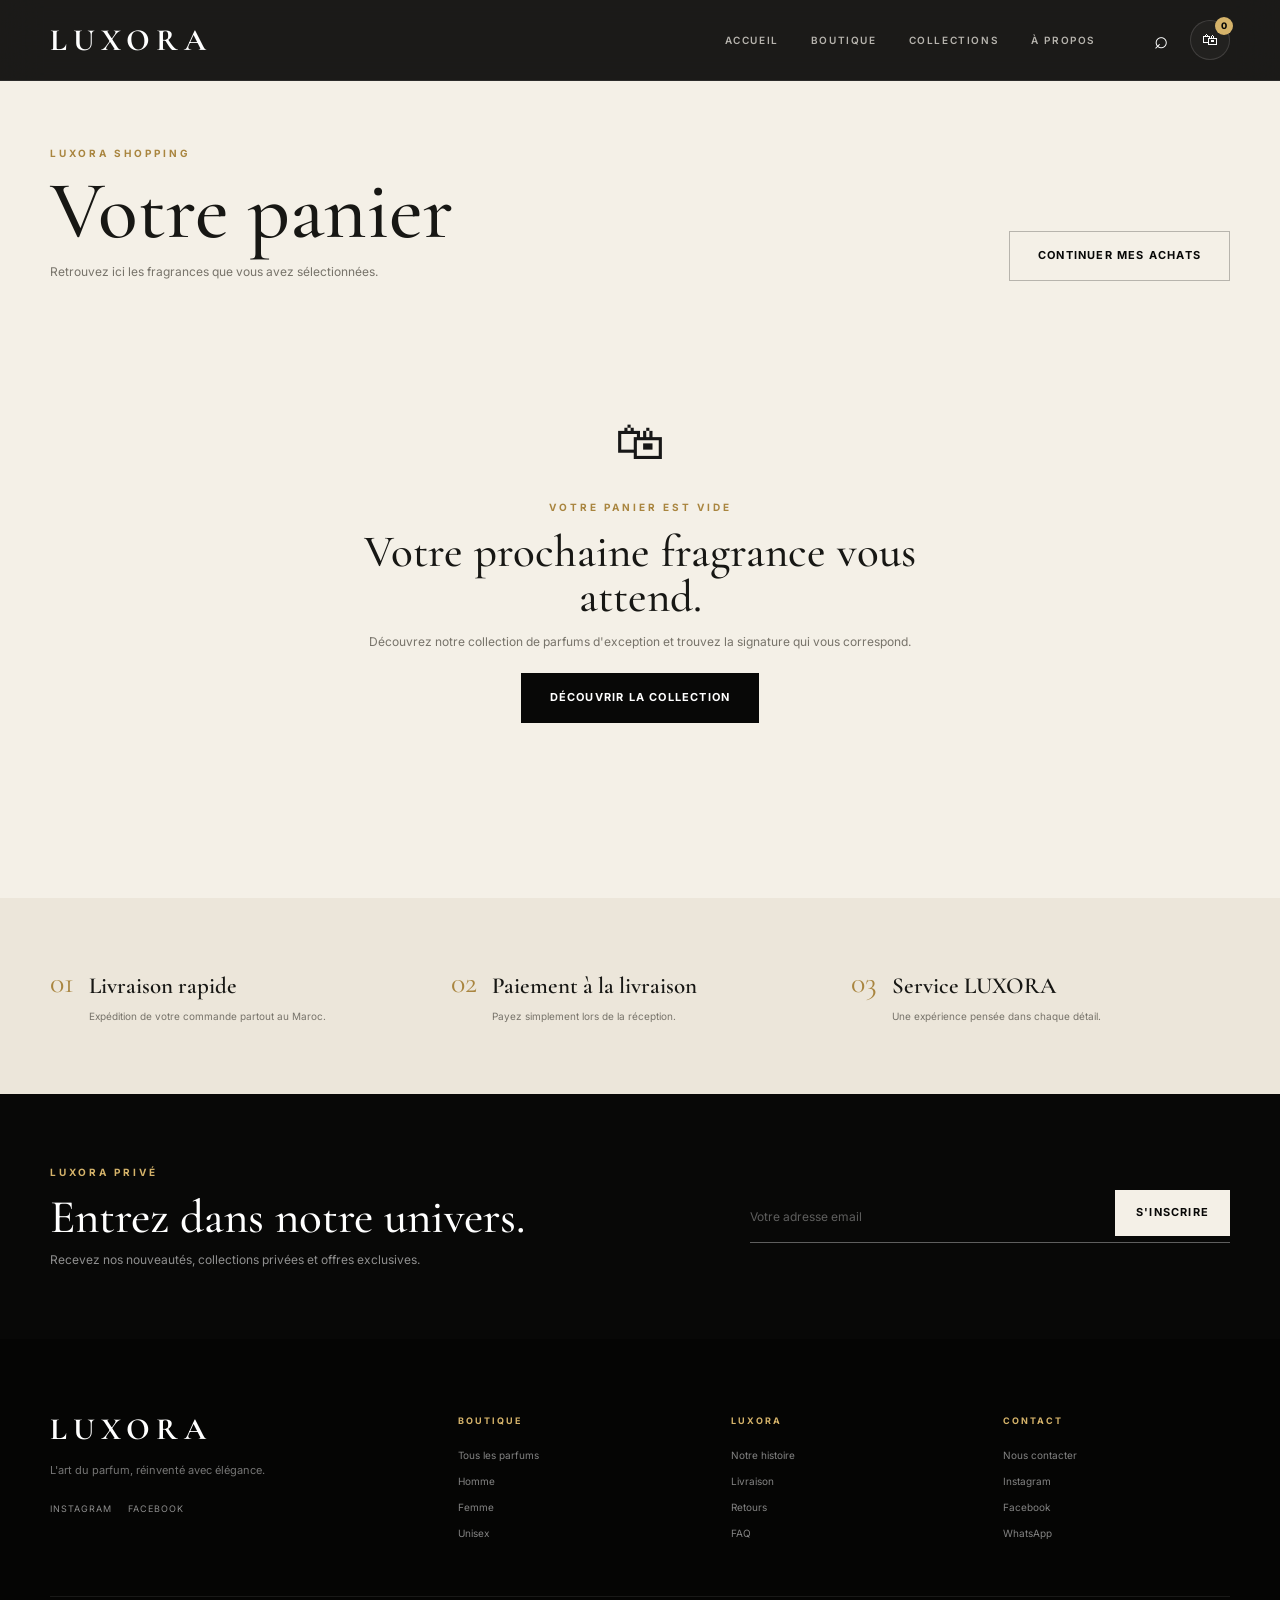
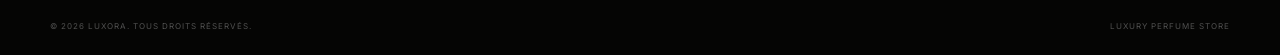
<file: cart.html>
<!DOCTYPE html>
<html lang="fr">
<head>
<meta charset="UTF-8">
<meta name="viewport" content="width=device-width,initial-scale=1.0">
<meta name="description" content="LUXORA - Votre panier de parfums d'exception.">
<title>LUXORA | Panier</title>
<link rel="preconnect" href="https://fonts.googleapis.com">
<link rel="preconnect" href="https://fonts.gstatic.com" crossorigin>
<link href="https://fonts.googleapis.com/css2?family=Cormorant+Garamond:wght@400;500;600;700&family=Inter:wght@300;400;500;600;700;800&display=swap" rel="stylesheet">
<link rel="stylesheet" href="style.css">
</head>
<body>

<header class="header">
<div class="container nav-container">

<a href="index.html" class="logo">LUXORA</a>

<nav class="nav">
<a href="index.html">Accueil</a>
<a href="shop.html">Boutique</a>
<a href="index.html#collections">Collections</a>
<a href="index.html#about">À propos</a>
</nav>

<div class="nav-actions">

<button type="button" class="nav-icon search-btn" id="searchBtn" aria-label="Rechercher">⌕</button>

<a href="cart.html" class="cart-btn active" aria-label="Panier">
🛍<span id="cartCount">0</span>
</a>

<button type="button" class="menu-btn" id="menuBtn" aria-label="Ouvrir le menu">☰</button>

</div>

</div>
</header>

<div class="search-overlay" id="searchOverlay" aria-hidden="true">

<div class="search-container">

<button type="button" class="close-search" id="closeSearch" aria-label="Fermer">×</button>

<p>RECHERCHER UN PARFUM</p>

<input
type="text"
id="searchInput"
placeholder="Ex: Oud Royal..."
autocomplete="off"
>

<div class="search-results" id="searchResults"></div>

</div>

</div>

<div class="mobile-menu" id="mobileMenu">

<button type="button" class="mobile-close" id="mobileClose" aria-label="Fermer">×</button>

<a href="index.html">Accueil</a>
<a href="shop.html">Boutique</a>
<a href="index.html#collections">Collections</a>
<a href="index.html#about">À propos</a>
<a href="cart.html">Panier</a>

</div>

<main>

<section class="cart-page section">

<div class="container">

<div class="cart-header">

<div>

<p class="section-label">LUXORA SHOPPING</p>

<h1>Votre panier</h1>

<p>
Retrouvez ici les fragrances que vous avez sélectionnées.
</p>

</div>

<a href="shop.html" class="btn btn-outline">
Continuer mes achats
</a>

</div>

<div class="cart-layout" id="cartLayout">

<div class="cart-items-wrapper">

<div class="cart-items-header">

<span>PRODUIT</span>
<span>QUANTITÉ</span>
<span>TOTAL</span>

</div>

<div class="cart-items" id="cartItems"></div>

</div>

<aside class="cart-summary">

<div class="cart-summary-header">

<p class="section-label">RÉCAPITULATIF</p>

<h2>Votre commande</h2>

</div>

<div class="summary-row">

<span>Sous-total</span>

<strong id="cartSubtotal">0 DH</strong>

</div>

<div class="summary-row">

<span>Livraison</span>

<strong id="cartShipping">30 DH</strong>

</div>

<div class="summary-line"></div>

<div class="summary-total">

<span>Total</span>

<strong id="cartTotal">0 DH</strong>

</div>

<p class="cart-shipping-note">
Livraison standard partout au Maroc.
</p>

<a href="checkout.html" class="btn btn-dark cart-checkout-btn" id="checkoutBtn">
Passer la commande
</a>

<div class="cart-payment">

<span>✓</span>

<div>
<strong>Paiement à la livraison</strong>
<small>Simple, rapide et sécurisé</small>
</div>

</div>

</aside>

</div>

<div class="empty-cart" id="emptyCart">

<div class="empty-cart-icon">🛍</div>

<p class="section-label">VOTRE PANIER EST VIDE</p>

<h2>Votre prochaine fragrance vous attend.</h2>

<p>
Découvrez notre collection de parfums d'exception et trouvez
la signature qui vous correspond.
</p>

<a href="shop.html" class="btn btn-dark">
Découvrir la collection
</a>

</div>

</div>

</section>

<section class="section cart-benefits">

<div class="container">

<div class="cart-benefits-grid">

<div class="cart-benefit">
<span>01</span>
<div>
<h3>Livraison rapide</h3>
<p>Expédition de votre commande partout au Maroc.</p>
</div>
</div>

<div class="cart-benefit">
<span>02</span>
<div>
<h3>Paiement à la livraison</h3>
<p>Payez simplement lors de la réception.</p>
</div>
</div>

<div class="cart-benefit">
<span>03</span>
<div>
<h3>Service LUXORA</h3>
<p>Une expérience pensée dans chaque détail.</p>
</div>
</div>

</div>

</div>

</section>

<section class="newsletter">

<div class="container newsletter-inner">

<div>

<p class="section-label">LUXORA PRIVÉ</p>

<h2>Entrez dans notre univers.</h2>

<p>
Recevez nos nouveautés, collections privées et offres exclusives.
</p>

</div>

<form class="newsletter-form" id="newsletterForm">

<input
type="email"
id="newsletterEmail"
placeholder="Votre adresse email"
required
>

<button type="submit" class="btn btn-light">
S'inscrire
</button>

</form>

</div>

</section>

</main>

<footer class="footer">

<div class="container footer-grid">

<div class="footer-brand">

<a href="index.html" class="logo">LUXORA</a>

<p>L'art du parfum, réinventé avec élégance.</p>

<div class="social-links">

<a href="#" aria-label="Instagram">Instagram</a>

<a href="#" aria-label="Facebook">Facebook</a>

</div>

</div>

<div class="footer-column">

<h4>Boutique</h4>

<a href="shop.html">Tous les parfums</a>
<a href="shop.html?category=homme">Homme</a>
<a href="shop.html?category=femme">Femme</a>
<a href="shop.html?category=unisex">Unisex</a>

</div>

<div class="footer-column">

<h4>LUXORA</h4>

<a href="index.html#about">Notre histoire</a>
<a href="#">Livraison</a>
<a href="#">Retours</a>
<a href="#">FAQ</a>

</div>

<div class="footer-column">

<h4>Contact</h4>

<a href="#">Nous contacter</a>
<a href="#">Instagram</a>
<a href="#">Facebook</a>
<a href="#">WhatsApp</a>

</div>

</div>

<div class="container footer-bottom">

<p>© 2026 LUXORA. Tous droits réservés.</p>

<p>Luxury Perfume Store</p>

</div>

</footer>

<script src="products.js"></script>
<script src="script.js"></script>

<script>

const cartItems=document.getElementById("cartItems");
const cartLayout=document.getElementById("cartLayout");
const emptyCart=document.getElementById("emptyCart");
const cartSubtotal=document.getElementById("cartSubtotal");
const cartShipping=document.getElementById("cartShipping");
const cartTotal=document.getElementById("cartTotal");
const checkoutBtn=document.getElementById("checkoutBtn");

const SHIPPING_COST=30;

function getCurrentCart(){

try{

const stored=localStorage.getItem("luxoraCart");

if(!stored)return [];

const parsed=JSON.parse(stored);

return Array.isArray(parsed)?parsed:[];

}catch(error){

return [];

}

}

function saveCurrentCart(cart){

localStorage.setItem("luxoraCart",JSON.stringify(cart));

if(typeof updateCartCount==="function"){
updateCartCount();
}

}

function formatPrice(price){

return `${Number(price).toLocaleString("fr-FR")} DH`;

}

function renderCart(){

const cart=getCurrentCart();

if(typeof products==="undefined")return;

if(!cart.length){

cartLayout.style.display="none";
emptyCart.classList.add("show");

cartSubtotal.textContent="0 DH";
cartShipping.textContent="0 DH";
cartTotal.textContent="0 DH";

return;

}

const validCart=cart.filter(item=>{

return products.some(product=>product.id===Number(item.id));

});

if(validCart.length!==cart.length){

saveCurrentCart(validCart);

}

if(!validCart.length){

cartLayout.style.display="none";
emptyCart.classList.add("show");

return;

}

cartLayout.style.display="grid";
emptyCart.classList.remove("show");

let subtotal=0;

cartItems.innerHTML=validCart.map(item=>{

const product=products.find(
product=>product.id===Number(item.id)
);

const quantity=Math.max(
1,
Math.min(10,Number(item.quantity)||1)
);

const itemTotal=product.price*quantity;

subtotal+=itemTotal;

return `

<article class="cart-item" data-id="${product.id}">

<div class="cart-product">

<a
href="product.html?id=${product.id}"
class="cart-product-image"
>

<img
src="${product.image}"
alt="${product.name}"
loading="lazy"
>

</a>

<div class="cart-product-info">

<p>${product.category}</p>

<h3>
<a href="product.html?id=${product.id}">
${product.name}
</a>
</h3>

<span>${product.volume||"100ml"}</span>

<p class="cart-product-notes">
${product.notes||""}
</p>

<button
type="button"
class="remove-cart-item"
data-remove="${product.id}"
>
Supprimer
</button>

</div>

</div>

<div class="cart-quantity">

<button
type="button"
class="quantity-btn"
data-minus="${product.id}"
aria-label="Diminuer"
>
−
</button>

<span>${quantity}</span>

<button
type="button"
class="quantity-btn"
data-plus="${product.id}"
aria-label="Augmenter"
>
+
</button>

</div>

<div class="cart-item-total">

<strong>${formatPrice(itemTotal)}</strong>

<small>${formatPrice(product.price)} / unité</small>

</div>

</article>

`;

}).join("");

const shipping=subtotal>0?SHIPPING_COST:0;
const total=subtotal+shipping;

cartSubtotal.textContent=formatPrice(subtotal);
cartShipping.textContent=formatPrice(shipping);
cartTotal.textContent=formatPrice(total);

bindCartEvents();

}

function bindCartEvents(){

cartItems.querySelectorAll("[data-minus]").forEach(button=>{

button.addEventListener("click",()=>{

changeQuantity(
Number(button.dataset.minus),
-1
);

});

});

cartItems.querySelectorAll("[data-plus]").forEach(button=>{

button.addEventListener("click",()=>{

changeQuantity(
Number(button.dataset.plus),
1
);

});

});

cartItems.querySelectorAll("[data-remove]").forEach(button=>{

button.addEventListener("click",()=>{

removeProduct(
Number(button.dataset.remove)
);

});

});

}

function changeQuantity(id,direction){

const cart=getCurrentCart();

const item=cart.find(
item=>Number(item.id)===id
);

if(!item)return;

const currentQuantity=Number(item.quantity)||1;

const newQuantity=currentQuantity+direction;

if(newQuantity<1){

removeProduct(id);

return;

}

item.quantity=Math.min(10,newQuantity);

saveCurrentCart(cart);

renderCart();

}

function removeProduct(id){

const cart=getCurrentCart();

const product=products.find(
product=>product.id===id
);

const filtered=cart.filter(
item=>Number(item.id)!==id
);

saveCurrentCart(filtered);

renderCart();

if(product&&typeof showToast==="function"){

showToast(`${product.name} supprimé du panier`);

}

}

checkoutBtn.addEventListener("click",event=>{

const cart=getCurrentCart();

if(!cart.length){

event.preventDefault();

if(typeof showToast==="function"){
showToast("Votre panier est vide");
}

return;

}

});

renderCart();

</script>

</body>
</html>
</file>
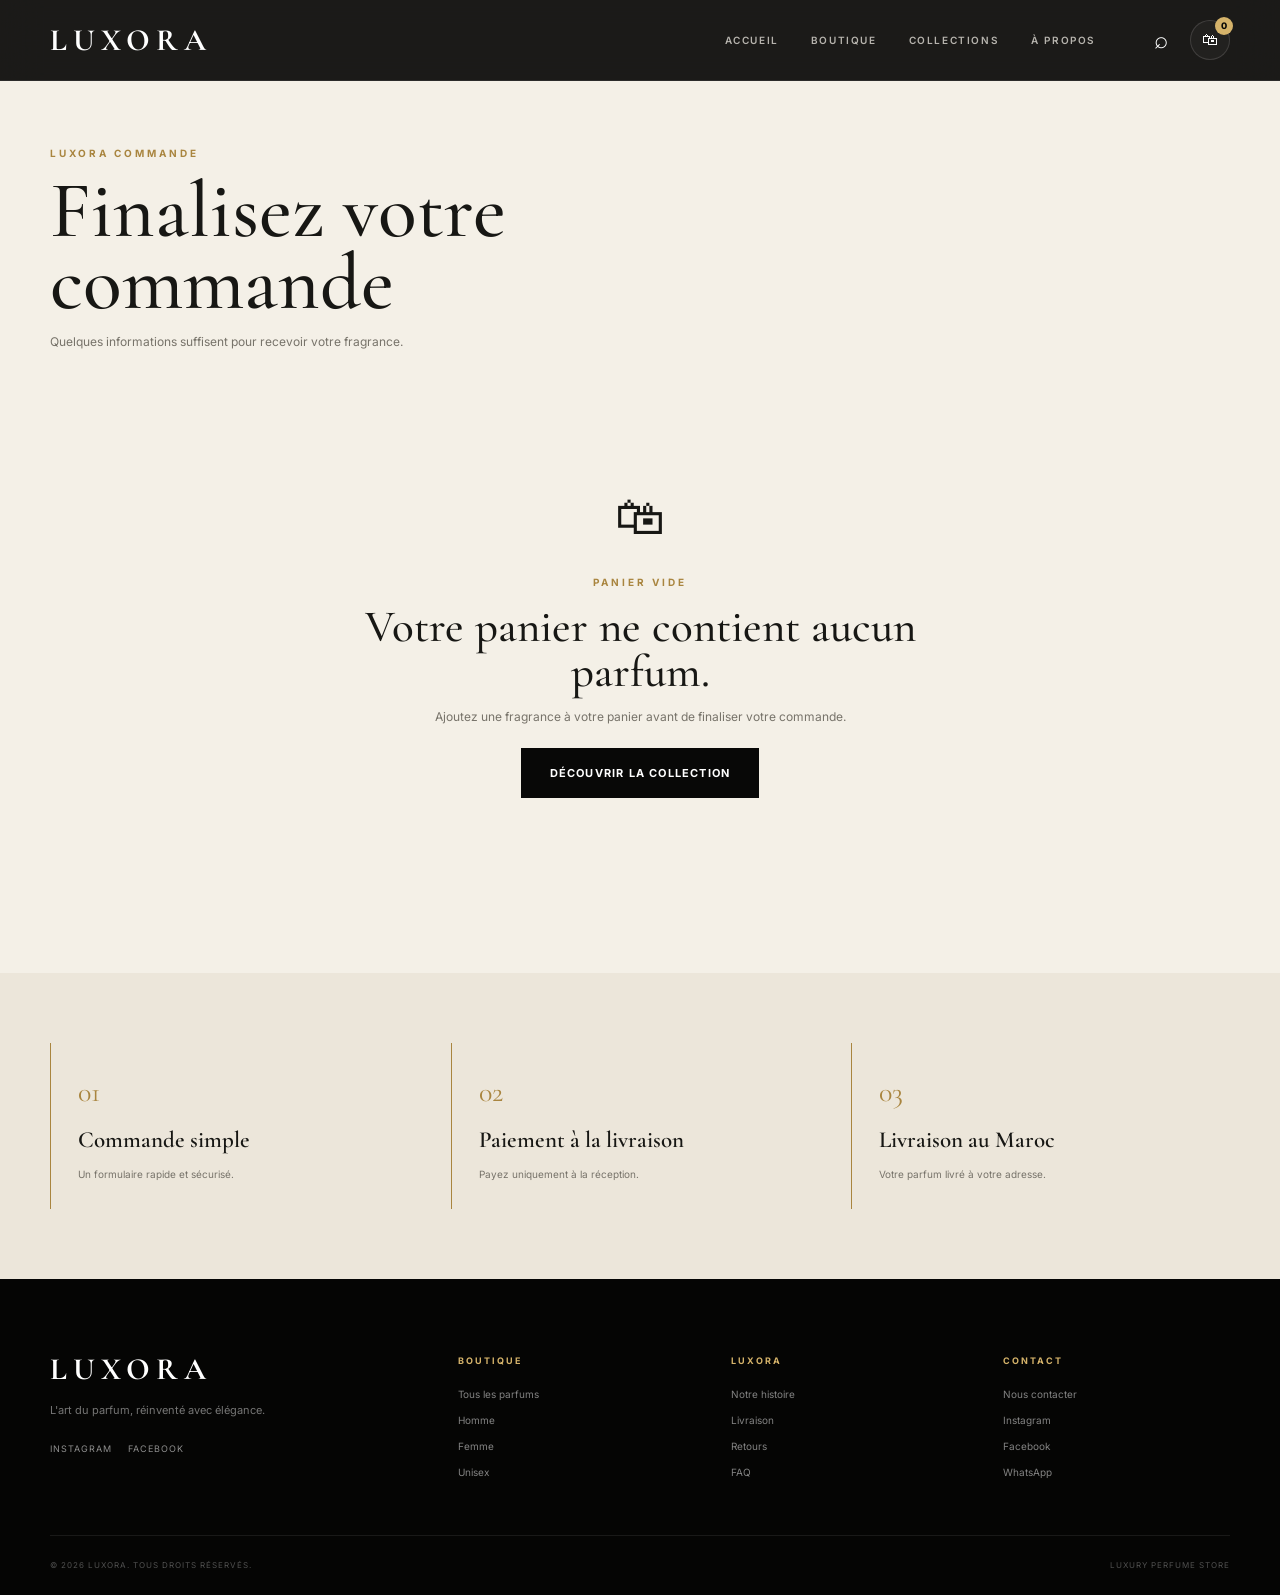
<file: checkout.html>
<!DOCTYPE html>
<html lang="fr">
<head>
<meta charset="UTF-8">
<meta name="viewport" content="width=device-width,initial-scale=1.0">
<meta name="description" content="LUXORA - Finalisez votre commande de parfums d'exception.">
<title>LUXORA | Commande</title>
<link rel="preconnect" href="https://fonts.googleapis.com">
<link rel="preconnect" href="https://fonts.gstatic.com" crossorigin>
<link href="https://fonts.googleapis.com/css2?family=Cormorant+Garamond:wght@400;500;600;700&family=Inter:wght@300;400;500;600;700;800&display=swap" rel="stylesheet">
<link rel="stylesheet" href="style.css">
</head>
<body>

<header class="header">
<div class="container nav-container">

<a href="index.html" class="logo">LUXORA</a>

<nav class="nav">
<a href="index.html">Accueil</a>
<a href="shop.html">Boutique</a>
<a href="index.html#collections">Collections</a>
<a href="index.html#about">À propos</a>
</nav>

<div class="nav-actions">

<button type="button" class="nav-icon search-btn" id="searchBtn" aria-label="Rechercher">⌕</button>

<a href="cart.html" class="cart-btn" aria-label="Panier">
🛍<span id="cartCount">0</span>
</a>

<button type="button" class="menu-btn" id="menuBtn" aria-label="Ouvrir le menu">☰</button>

</div>

</div>
</header>

<div class="search-overlay" id="searchOverlay" aria-hidden="true">

<div class="search-container">

<button type="button" class="close-search" id="closeSearch" aria-label="Fermer">×</button>

<p>RECHERCHER UN PARFUM</p>

<input
type="text"
id="searchInput"
placeholder="Ex: Oud Royal..."
autocomplete="off"
>

<div class="search-results" id="searchResults"></div>

</div>

</div>

<div class="mobile-menu" id="mobileMenu">

<button type="button" class="mobile-close" id="mobileClose" aria-label="Fermer">×</button>

<a href="index.html">Accueil</a>
<a href="shop.html">Boutique</a>
<a href="index.html#collections">Collections</a>
<a href="index.html#about">À propos</a>
<a href="cart.html">Panier</a>

</div>

<main>

<section class="checkout-page section">

<div class="container">

<div class="checkout-header">

<p class="section-label">LUXORA COMMANDE</p>

<h1>Finalisez votre commande</h1>

<p>
Quelques informations suffisent pour recevoir votre fragrance.
</p>

</div>

<div class="checkout-layout" id="checkoutLayout">

<div class="checkout-form-wrapper">

<div class="checkout-step">

<span>01</span>

<div>

<h2>Vos informations</h2>

<p>Renseignez vos coordonnées pour la livraison.</p>

</div>

</div>

<form id="checkoutForm" class="checkout-form">

<div class="form-grid">

<div class="form-group">

<label for="firstName">Prénom *</label>

<input
type="text"
id="firstName"
name="firstName"
placeholder="Votre prénom"
required
>

</div>

<div class="form-group">

<label for="lastName">Nom *</label>

<input
type="text"
id="lastName"
name="lastName"
placeholder="Votre nom"
required
>

</div>

</div>

<div class="form-group">

<label for="phone">Téléphone *</label>

<input
type="tel"
id="phone"
name="phone"
placeholder="06XXXXXXXX"
required
>

</div>

<div class="form-group">

<label for="email">Email</label>

<input
type="email"
id="email"
name="email"
placeholder="votre@email.com"
>

</div>

<div class="form-group">

<label for="city">Ville *</label>

<input
type="text"
id="city"
name="city"
placeholder="Casablanca"
required
>

</div>

<div class="form-group">

<label for="address">Adresse de livraison *</label>

<textarea
id="address"
name="address"
rows="4"
placeholder="Quartier, rue, numéro..."
required
></textarea>

</div>

<div class="form-group">

<label for="note">Note de commande</label>

<textarea
id="note"
name="note"
rows="3"
placeholder="Informations complémentaires..."
></textarea>

</div>

<div class="checkout-payment">

<div class="payment-option active">

<div class="payment-radio"></div>

<div>

<strong>Paiement à la livraison</strong>

<small>Payez en espèces lors de la réception.</small>

</div>

<span>✓</span>

</div>

</div>

<button
type="submit"
class="btn btn-dark checkout-submit"
>
Confirmer ma commande
</button>

<p class="checkout-secure">
✓ Vos informations sont utilisées uniquement pour traiter votre commande.
</p>

</form>

</div>

<aside class="checkout-summary">

<div class="checkout-summary-header">

<p class="section-label">VOTRE COMMANDE</p>

<h2>Récapitulatif</h2>

</div>

<div class="checkout-products" id="checkoutProducts"></div>

<div class="checkout-summary-line"></div>

<div class="checkout-summary-row">

<span>Sous-total</span>

<strong id="checkoutSubtotal">0 DH</strong>

</div>

<div class="checkout-summary-row">

<span>Livraison</span>

<strong id="checkoutShipping">30 DH</strong>

</div>

<div class="checkout-summary-line"></div>

<div class="checkout-total">

<span>Total</span>

<strong id="checkoutTotal">0 DH</strong>

</div>

<div class="checkout-delivery">

<span>✓</span>

<div>

<strong>Livraison standard</strong>

<small>Partout au Maroc · 30 DH</small>

</div>

</div>

<a href="cart.html" class="checkout-back">
← Modifier mon panier
</a>

</aside>

</div>

<div class="checkout-empty" id="checkoutEmpty">

<div class="checkout-empty-icon">🛍</div>

<p class="section-label">PANIER VIDE</p>

<h2>Votre panier ne contient aucun parfum.</h2>

<p>
Ajoutez une fragrance à votre panier avant de finaliser votre commande.
</p>

<a href="shop.html" class="btn btn-dark">
Découvrir la collection
</a>

</div>

<div class="order-success" id="orderSuccess">

<div class="success-icon">✓</div>

<p class="section-label">COMMANDE CONFIRMÉE</p>

<h2>Merci pour votre commande.</h2>

<p id="successMessage">
Votre demande a bien été enregistrée.
</p>

<div class="success-order-number">

<span>Référence</span>

<strong id="orderReference"></strong>

</div>

<div class="success-actions">

<a href="shop.html" class="btn btn-dark">
Continuer mes achats
</a>

<a href="index.html" class="btn btn-outline">
Retour à l'accueil
</a>

</div>

</div>

</div>

</section>

<section class="section checkout-benefits">

<div class="container">

<div class="checkout-benefits-grid">

<div>
<span>01</span>
<h3>Commande simple</h3>
<p>Un formulaire rapide et sécurisé.</p>
</div>

<div>
<span>02</span>
<h3>Paiement à la livraison</h3>
<p>Payez uniquement à la réception.</p>
</div>

<div>
<span>03</span>
<h3>Livraison au Maroc</h3>
<p>Votre parfum livré à votre adresse.</p>
</div>

</div>

</div>

</section>

</main>

<footer class="footer">

<div class="container footer-grid">

<div class="footer-brand">

<a href="index.html" class="logo">LUXORA</a>

<p>L'art du parfum, réinventé avec élégance.</p>

<div class="social-links">

<a href="#" aria-label="Instagram">Instagram</a>
<a href="#" aria-label="Facebook">Facebook</a>

</div>

</div>

<div class="footer-column">

<h4>Boutique</h4>

<a href="shop.html">Tous les parfums</a>
<a href="shop.html?category=homme">Homme</a>
<a href="shop.html?category=femme">Femme</a>
<a href="shop.html?category=unisex">Unisex</a>

</div>

<div class="footer-column">

<h4>LUXORA</h4>

<a href="index.html#about">Notre histoire</a>
<a href="#">Livraison</a>
<a href="#">Retours</a>
<a href="#">FAQ</a>

</div>

<div class="footer-column">

<h4>Contact</h4>

<a href="#">Nous contacter</a>
<a href="#">Instagram</a>
<a href="#">Facebook</a>
<a href="#">WhatsApp</a>

</div>

</div>

<div class="container footer-bottom">

<p>© 2026 LUXORA. Tous droits réservés.</p>

<p>Luxury Perfume Store</p>

</div>

</footer>

<script src="products.js"></script>
<script src="script.js"></script>

<script>

const checkoutLayout=document.getElementById("checkoutLayout");
const checkoutEmpty=document.getElementById("checkoutEmpty");
const orderSuccess=document.getElementById("orderSuccess");

const checkoutProducts=document.getElementById("checkoutProducts");
const checkoutSubtotal=document.getElementById("checkoutSubtotal");
const checkoutShipping=document.getElementById("checkoutShipping");
const checkoutTotal=document.getElementById("checkoutTotal");

const checkoutForm=document.getElementById("checkoutForm");

const orderReference=document.getElementById("orderReference");
const successMessage=document.getElementById("successMessage");

const SHIPPING_COST=30;

function getCheckoutCart(){

try{

const cart=JSON.parse(
localStorage.getItem("luxoraCart")||"[]"
);

return Array.isArray(cart)?cart:[];

}catch(error){

return [];

}

}

function formatPrice(price){

return `${Number(price).toLocaleString("fr-FR")} DH`;

}

function getCheckoutProducts(){

const cart=getCheckoutCart();

if(typeof products==="undefined")return [];

return cart.map(item=>{

const product=products.find(
product=>product.id===Number(item.id)
);

if(!product)return null;

return {
product:product,
quantity:Math.max(
1,
Math.min(10,Number(item.quantity)||1)
)
};

}).filter(Boolean);

}

function renderCheckout(){

const items=getCheckoutProducts();

if(!items.length){

checkoutLayout.style.display="none";
checkoutEmpty.classList.add("show");

return;

}

checkoutLayout.style.display="grid";
checkoutEmpty.classList.remove("show");

let subtotal=0;

checkoutProducts.innerHTML=items.map(item=>{

const product=item.product;
const quantity=item.quantity;

const total=product.price*quantity;

subtotal+=total;

return `

<div class="checkout-product">

<div class="checkout-product-image">

<img
src="${product.image}"
alt="${product.name}"
>

<span>${quantity}</span>

</div>

<div class="checkout-product-info">

<strong>${product.name}</strong>

<span>${product.volume||"100ml"}</span>

<small>${formatPrice(product.price)}</small>

</div>

<div class="checkout-product-total">

<strong>${formatPrice(total)}</strong>

</div>

</div>

`;

}).join("");

const shipping=SHIPPING_COST;
const total=subtotal+shipping;

checkoutSubtotal.textContent=formatPrice(subtotal);
checkoutShipping.textContent=formatPrice(shipping);
checkoutTotal.textContent=formatPrice(total);

}

function generateOrderReference(){

const now=new Date();

const date=
now.getFullYear().toString().slice(-2)+
String(now.getMonth()+1).padStart(2,"0")+
String(now.getDate()).padStart(2,"0");

const random=Math.floor(
1000+Math.random()*9000
);

return `LX-${date}-${random}`;

}

function saveOrder(order){

const orders=JSON.parse(
localStorage.getItem("luxoraOrders")||"[]"
);

orders.push(order);

localStorage.setItem(
"luxoraOrders",
JSON.stringify(orders)
);

}

function createWhatsappMessage(order){

let message=
`Bonjour LUXORA,%0A%0A`+
`Je souhaite confirmer ma commande.%0A%0A`+
`Référence : ${order.reference}%0A`+
`Client : ${order.firstName} ${order.lastName}%0A`+
`Téléphone : ${order.phone}%0A`+
`Ville : ${order.city}%0A`+
`Adresse : ${order.address}%0A%0A`+
`Produits :%0A`;

order.items.forEach(item=>{

message+=
`- ${item.name} x${item.quantity} : ${item.total} DH%0A`;

});

message+=
`%0ASous-total : ${order.subtotal} DH%0A`+
`Livraison : ${order.shipping} DH%0A`+
`Total : ${order.total} DH%0A%0A`+
`Paiement : À la livraison`;

if(order.note){

message+=
`%0A%0ANote : ${order.note}`;

}

return message;

}

checkoutForm.addEventListener("submit",event=>{

event.preventDefault();

const items=getCheckoutProducts();

if(!items.length){

checkoutLayout.style.display="none";
checkoutEmpty.classList.add("show");

return;

}

const firstName=document.getElementById("firstName").value.trim();
const lastName=document.getElementById("lastName").value.trim();
const phone=document.getElementById("phone").value.trim();
const email=document.getElementById("email").value.trim();
const city=document.getElementById("city").value.trim();
const address=document.getElementById("address").value.trim();
const note=document.getElementById("note").value.trim();

let subtotal=0;

const orderItems=items.map(item=>{

const total=item.product.price*item.quantity;

subtotal+=total;

return {
id:item.product.id,
name:item.product.name,
quantity:item.quantity,
price:item.product.price,
total:total
};

});

const shipping=SHIPPING_COST;
const total=subtotal+shipping;

const reference=generateOrderReference();

const order={
reference:reference,
firstName:firstName,
lastName:lastName,
phone:phone,
email:email,
city:city,
address:address,
note:note,
items:orderItems,
subtotal:subtotal,
shipping:shipping,
total:total,
payment:"Paiement à la livraison",
date:new Date().toISOString()
};

saveOrder(order);

localStorage.removeItem("luxoraCart");

if(typeof updateCartCount==="function"){
updateCartCount();
}

const whatsappMessage=createWhatsappMessage(order);

const whatsappUrl=
`https://wa.me/212710937826?text=${whatsappMessage}`;

checkoutLayout.style.display="none";
checkoutEmpty.classList.remove("show");
orderSuccess.classList.add("show");

orderReference.textContent=reference;

successMessage.textContent=
`Votre commande ${reference} a bien été enregistrée. Vous allez être redirigé vers WhatsApp pour confirmer votre commande.`;

window.scrollTo({
top:0,
behavior:"smooth"
});

setTimeout(()=>{

window.location.href=whatsappUrl;

},1800);

});

renderCheckout();

</script>

</body>
</html>
</file>
<file: style.css>
@import url('https://fonts.googleapis.com/css2?family=Cormorant+Garamond:wght@400;500;600;700&family=Inter:wght@300;400;500;600;700;800&display=swap');
:root{
--black:#080807;
--black-soft:#11110f;
--black-light:#181814;
--gold:#d5b36a;
--gold-light:#e7cf98;
--gold-dark:#a9853f;
--cream:#f4f0e7;
--cream-dark:#e9e3d6;
--white:#fff;
--text:#171714;
--muted:#77736a;
--border:rgba(20,20,16,.12);
--shadow:0 25px 70px rgba(0,0,0,.12);
--shadow-dark:0 25px 80px rgba(0,0,0,.35);
--transition:.35s cubic-bezier(.22,.61,.36,1)
}
*{margin:0;padding:0;box-sizing:border-box}
html{scroll-behavior:smooth;scroll-padding-top:90px}
body{font-family:"Inter",Arial,sans-serif;background:var(--cream);color:var(--text);line-height:1.6;overflow-x:hidden}
body::selection{background:var(--gold);color:var(--black)}
body.menu-open,body.search-open{overflow:hidden}
img{max-width:100%;display:block}
a{text-decoration:none;color:inherit}
button,input,textarea,select{font:inherit;outline:none}
button{cursor:pointer}
.container{width:min(1180px,calc(100% - 40px));margin:0 auto}
.section{padding:100px 0}
.section-label{font-size:10px;font-weight:700;letter-spacing:3px;color:var(--gold-dark);text-transform:uppercase;margin-bottom:14px}
h1,h2,h3,h4,.logo{font-family:"Cormorant Garamond",Georgia,serif}
.btn{display:inline-flex;align-items:center;justify-content:center;gap:10px;min-height:50px;padding:0 28px;border:1px solid transparent;font-size:11px;font-weight:700;letter-spacing:1.2px;text-transform:uppercase;transition:var(--transition);position:relative;overflow:hidden}
.btn::before{content:"";position:absolute;top:0;left:-110%;width:100%;height:100%;background:rgba(255,255,255,.12);transform:skewX(-20deg);transition:.6s}
.btn:hover::before{left:110%}
.btn-primary{background:var(--gold);color:var(--black);border-color:var(--gold)}
.btn-primary:hover{background:var(--gold-light);border-color:var(--gold-light);transform:translateY(-3px);box-shadow:0 15px 30px rgba(213,179,106,.2)}
.btn-dark{background:var(--black);color:var(--white);border-color:var(--black)}
.btn-dark:hover{background:#22221e;transform:translateY(-3px);box-shadow:0 15px 35px rgba(0,0,0,.2)}
.btn-light{background:var(--cream);color:var(--black);border-color:var(--cream)}
.btn-light:hover{background:var(--gold);border-color:var(--gold);transform:translateY(-3px)}
.btn-outline{background:transparent;color:var(--black);border-color:rgba(0,0,0,.25)}
.btn-outline:hover{background:var(--black);color:var(--white);border-color:var(--black);transform:translateY(-3px)}
.header{position:fixed;top:0;left:0;width:100%;min-height:80px;z-index:1000;background:rgba(8,8,7,.92);border-bottom:1px solid rgba(255,255,255,.08);backdrop-filter:blur(18px);-webkit-backdrop-filter:blur(18px);transition:all .35s ease}
.header.scrolled{background:rgba(8,8,7,.97);border-bottom-color:rgba(213,179,106,.18);box-shadow:0 10px 40px rgba(0,0,0,.25)}
.header-hidden{transform:translateY(-100%)}
.nav-container{min-height:80px;display:flex;align-items:center;justify-content:space-between;gap:25px}
.logo{display:inline-flex;align-items:center;color:var(--white);font-size:31px;font-weight:700;letter-spacing:6px;line-height:1;white-space:nowrap;transition:var(--transition)}
.logo:hover{color:var(--gold)}
.nav{display:flex;align-items:center;justify-content:center;gap:32px;margin-left:auto}
.nav a{position:relative;display:inline-flex;align-items:center;height:80px;color:rgba(244,240,231,.72);font-size:10px;font-weight:600;letter-spacing:1.6px;text-transform:uppercase;white-space:nowrap;transition:var(--transition)}
.nav a::after{content:"";position:absolute;left:0;bottom:23px;width:0;height:1px;background:var(--gold);transition:var(--transition)}
.nav a:hover,.nav a.active{color:var(--gold)}
.nav a:hover::after,.nav a.active::after{width:100%}
.nav-actions{display:flex;align-items:center;gap:9px;margin-left:20px}
.nav-icon,.cart-btn,.menu-btn{display:inline-flex;align-items:center;justify-content:center;width:40px;height:40px;border:1px solid rgba(244,240,231,.14);background:rgba(255,255,255,.03);color:var(--white);border-radius:50%;transition:var(--transition)}
.nav-icon{border:none;background:transparent;font-size:24px}
.nav-icon:hover,.cart-btn:hover,.menu-btn:hover{color:var(--gold);border-color:rgba(213,179,106,.5);background:rgba(213,179,106,.08);transform:translateY(-2px)}
.cart-btn{position:relative;font-size:16px}
.cart-btn span{position:absolute;top:-4px;right:-4px;min-width:18px;height:18px;padding:0 4px;display:flex;align-items:center;justify-content:center;border-radius:50%;background:var(--gold);color:var(--black);font-size:9px;font-weight:800}
.menu-btn{display:none;border-radius:8px;font-size:19px}
.cart-pop{animation:cartPop .45s ease}
.cart-bump{animation:cartBump .45s ease}
@keyframes cartPop{0%{transform:scale(1)}45%{transform:scale(1.18) rotate(-5deg)}100%{transform:scale(1)}}
@keyframes cartBump{0%{transform:scale(1)}45%{transform:scale(1.3)}100%{transform:scale(1)}}
.search-overlay{position:fixed;inset:0;z-index:2000;display:flex;align-items:flex-start;justify-content:center;padding-top:140px;background:rgba(5,5,4,.97);opacity:0;visibility:hidden;pointer-events:none;transition:.4s}
.search-overlay.active{opacity:1;visibility:visible;pointer-events:auto}
.search-container{width:min(680px,calc(100% - 40px));position:relative}
.close-search{position:absolute;right:0;top:-60px;width:43px;height:43px;border:1px solid rgba(255,255,255,.15);background:transparent;color:white;font-size:27px;transition:var(--transition)}
.close-search:hover{color:var(--gold);border-color:var(--gold);transform:rotate(90deg)}
.search-container>p{color:var(--gold);font-size:10px;font-weight:700;letter-spacing:3px;margin-bottom:18px}
.search-container input{width:100%;height:62px;padding:0 20px;background:transparent;border:0;border-bottom:1px solid rgba(255,255,255,.35);color:var(--white);font-family:"Cormorant Garamond",Georgia,serif;font-size:28px}
.search-container input::placeholder{color:rgba(255,255,255,.3)}
.search-container input:focus{border-bottom-color:var(--gold)}
.search-results{margin-top:12px;max-height:400px;overflow-y:auto}
.search-result{display:flex;align-items:center;gap:14px;padding:11px;border-bottom:1px solid rgba(255,255,255,.08);color:white;transition:var(--transition)}
.search-result:hover{background:rgba(255,255,255,.05)}
.search-result img{width:52px;height:60px;object-fit:cover}
.search-result strong{font-family:"Cormorant Garamond",Georgia,serif;font-size:20px}
.search-result span{display:block;font-size:10px;color:var(--gold);margin-top:2px}
.no-results{display:flex;align-items:center;gap:14px;padding:25px 10px;color:rgba(255,255,255,.55)}
.no-results span{font-size:23px;color:var(--gold)}
.no-results p{font-size:11px}
.mobile-menu{position:fixed;top:0;right:-100%;width:min(390px,90%);height:100vh;z-index:1500;display:flex;flex-direction:column;align-items:flex-start;justify-content:center;gap:23px;padding:45px;background:var(--black);color:white;box-shadow:-20px 0 60px rgba(0,0,0,.4);transition:.5s cubic-bezier(.77,0,.18,1)}
.mobile-menu.active{right:0}
.mobile-menu a{font-family:"Cormorant Garamond",Georgia,serif;font-size:29px;color:rgba(255,255,255,.75);transition:var(--transition)}
.mobile-menu a:hover{color:var(--gold);transform:translateX(8px)}
.mobile-close{position:absolute;top:24px;right:24px;width:43px;height:43px;background:transparent;border:1px solid rgba(255,255,255,.15);color:white;font-size:27px}
.mobile-close:hover{color:var(--gold);border-color:var(--gold)}
.hero{position:relative;min-height:100vh;display:flex;align-items:center;padding-top:80px;background:linear-gradient(90deg,rgba(5,5,4,.92) 0%,rgba(5,5,4,.7) 45%,rgba(5,5,4,.25) 100%),url("https://images.unsplash.com/photo-1541643600914-78b084683601?auto=format&fit=crop&w=2200&q=90") center/cover;color:white;overflow:hidden}
.hero::before{content:"";position:absolute;inset:-5%;background:linear-gradient(90deg,rgba(5,5,4,.92),rgba(5,5,4,.62),rgba(5,5,4,.18)),url("https://images.unsplash.com/photo-1541643600914-78b084683601?auto=format&fit=crop&w=2200&q=90") center/cover;transform:translateY(var(--hero-shift,0));transition:transform .1s linear}
.hero::after{content:"";position:absolute;inset:0;background:linear-gradient(180deg,transparent 55%,rgba(8,8,7,.55));pointer-events:none}
.hero-content{position:relative;z-index:2;max-width:690px}
.hero .section-label{color:var(--gold-light)}
.hero h1{font-size:clamp(58px,8vw,105px);font-weight:500;line-height:.9;letter-spacing:-3px;margin-bottom:28px}
.hero h1 span{display:block;color:var(--gold);font-style:italic}
.hero p:not(.section-label){max-width:550px;font-size:15px;font-weight:300;color:rgba(255,255,255,.72);margin-bottom:35px}
.hero-actions{display:flex;gap:13px;flex-wrap:wrap}
.hero-scroll{position:absolute;bottom:32px;left:50%;z-index:3;transform:translateX(-50%);display:flex;flex-direction:column;align-items:center;gap:9px;color:rgba(255,255,255,.5);font-size:8px;letter-spacing:3px;text-transform:uppercase}
.hero-scroll::after{content:"";width:1px;height:45px;background:var(--gold);animation:scrollLine 2s infinite}
@keyframes scrollLine{0%,100%{transform:scaleY(.4);transform-origin:top}50%{transform:scaleY(1);transform-origin:top}}
.collections{background:var(--cream)}
.section-heading{max-width:680px;margin-bottom:48px}
.section-heading h2{font-size:clamp(42px,5vw,65px);font-weight:500;line-height:1;margin-bottom:17px}
.section-heading p{color:var(--muted);font-size:13px;max-width:580px}
.collections-grid{display:grid;grid-template-columns:repeat(3,1fr);gap:18px}
.collection-card{position:relative;display:block;height:490px;overflow:hidden;background:var(--black);color:white;border:1px solid rgba(213,179,106,.14);transform-style:preserve-3d;transition:transform .45s ease,box-shadow .45s ease;will-change:transform}
.collection-card:hover{box-shadow:0 30px 70px rgba(0,0,0,.22)}
.collection-card img{width:100%;height:100%;object-fit:cover;transition:1s cubic-bezier(.22,.61,.36,1)}
.collection-card::after{content:"";position:absolute;inset:0;z-index:1;background:linear-gradient(to top,rgba(0,0,0,.92) 0%,rgba(0,0,0,.48) 45%,rgba(0,0,0,.08) 100%)}
.collection-card:hover img{transform:scale(1.06)}
.collection-content{position:absolute;left:0;right:0;bottom:0;z-index:2;padding:32px}
.collection-label{display:block;margin-bottom:10px;color:var(--gold-light);font-size:9px;font-weight:600;letter-spacing:3px;text-transform:uppercase}
.collection-content h3{color:white;font-size:43px;font-weight:600;line-height:1;margin-bottom:7px}
.collection-content p{margin-bottom:18px;color:rgba(255,255,255,.72);font-size:12px}
.collection-content strong{display:inline-flex;color:var(--gold);font-size:10px;font-weight:600;letter-spacing:1.5px;text-transform:uppercase;transition:transform .3s ease}
.collection-card:hover .collection-content strong{transform:translateX(7px)}
.featured{background:var(--black);color:white}
.featured .section-heading p{color:rgba(255,255,255,.55)}
.products-grid{display:grid;grid-template-columns:repeat(4,1fr);gap:16px}
.product-card{position:relative;background:#f8f5ed;transition:transform .4s,box-shadow .4s;transform-style:preserve-3d;will-change:transform}
.product-card:hover{box-shadow:0 22px 50px rgba(0,0,0,.18)}
.product-image{position:relative;height:270px;overflow:hidden;background:#e8e2d5}
.product-image-link{display:block;width:100%;height:100%}
.product-image img{width:100%;height:100%;object-fit:cover;transition:1s cubic-bezier(.22,.61,.36,1)}
.product-card:hover .product-image img{transform:scale(1.045)}
.product-badge,.product-detail-badge{position:absolute;top:13px;left:13px;z-index:3;padding:6px 9px;background:var(--black);color:var(--gold-light);font-size:7px;font-weight:800;letter-spacing:1.4px}
.product-cart{position:absolute;right:13px;top:13px;z-index:4;width:37px;height:37px;display:flex;align-items:center;justify-content:center;border:0;border-radius:50%;background:rgba(255,255,255,.94);color:var(--black);font-size:20px;box-shadow:0 8px 22px rgba(0,0,0,.12);transition:var(--transition)}
.product-cart:hover,.product-cart.added{background:var(--gold);transform:rotate(90deg)}
.product-view{position:absolute;left:50%;bottom:15px;z-index:3;transform:translate(-50%,15px);padding:10px 17px;background:rgba(8,8,7,.9);color:white;font-size:8px;font-weight:700;letter-spacing:2px;text-transform:uppercase;opacity:0;transition:var(--transition);white-space:nowrap}
.product-card:hover .product-view{opacity:1;transform:translate(-50%,0)}
.product-info-link{display:block}
.product-info{padding:15px 15px 18px}
.product-category{font-size:8px;font-weight:700;letter-spacing:1.8px;color:var(--gold-dark);text-transform:uppercase;margin-bottom:5px}
.product-info h3{font-size:24px;font-weight:600;margin-bottom:4px}
.product-notes{font-size:10px;color:var(--muted);margin-bottom:11px;white-space:nowrap;overflow:hidden;text-overflow:ellipsis}
.product-price{display:flex;align-items:center;gap:9px}
.product-price strong{font-size:13px;font-weight:700}
.product-price del{font-size:10px;color:#999}
.about{background:#eee8dc}
.about-grid{display:grid;grid-template-columns:1fr 1fr;gap:80px;align-items:center}
.about-image{position:relative;height:590px}
.about-image img{width:100%;height:100%;object-fit:cover}
.about-image::before{content:"";position:absolute;width:100px;height:100px;left:-18px;top:-18px;border-left:1px solid var(--gold-dark);border-top:1px solid var(--gold-dark);z-index:2}
.about-image::after{content:"";position:absolute;width:100px;height:100px;right:-18px;bottom:-18px;border-right:1px solid var(--gold-dark);border-bottom:1px solid var(--gold-dark);z-index:2}
.about-content h2{font-size:clamp(45px,5vw,67px);font-weight:500;line-height:.95;margin-bottom:23px}
.about-content p{font-size:13px;color:var(--muted);margin-bottom:16px}
.stats{display:grid;grid-template-columns:repeat(3,1fr);gap:18px;margin-top:35px;padding-top:30px;border-top:1px solid var(--border)}
.stat strong{display:block;font-family:"Cormorant Garamond",Georgia,serif;font-size:39px;font-weight:600;color:var(--gold-dark)}
.stat span{font-size:8px;letter-spacing:1.4px;text-transform:uppercase;color:var(--muted)}
.benefits-grid{display:grid;grid-template-columns:repeat(3,1fr);gap:18px}
.benefit-card{padding:32px;background:rgba(255,255,255,.35);border:1px solid rgba(0,0,0,.06);transition:var(--transition)}
.benefit-card:hover{transform:translateY(-7px);box-shadow:var(--shadow)}
.benefit-card>span{display:block;color:var(--gold-dark);font-size:19px;margin-bottom:16px}
.benefit-card h3{font-size:25px;font-weight:600;margin-bottom:8px}
.benefit-card p{font-size:11px;color:var(--muted)}
.newsletter{background:var(--black);color:white;padding:70px 0}
.newsletter-inner{display:flex;align-items:center;justify-content:space-between;gap:45px}
.newsletter h2{font-size:47px;font-weight:500;line-height:1;margin-bottom:9px}
.newsletter p:not(.section-label){color:rgba(255,255,255,.55);font-size:12px}
.newsletter .section-label{color:var(--gold)}
.newsletter-form{display:flex;width:min(480px,100%);border-bottom:1px solid rgba(255,255,255,.35)}
.newsletter-form input{flex:1;height:52px;border:0;background:transparent;color:white;font-size:12px}
.newsletter-form input::placeholder{color:rgba(255,255,255,.35)}
.newsletter-form .btn{height:46px;min-height:46px;padding:0 20px}
.newsletter-success{display:flex;align-items:center;gap:13px;width:100%;padding:12px 0}
.newsletter-success>span{color:var(--gold);font-size:22px}
.newsletter-success strong{display:block;color:white;font-size:12px}
.newsletter-success p{margin-top:2px;color:rgba(255,255,255,.55);font-size:9px}
.footer{background:#050504;color:white;padding:75px 0 23px}
.footer-grid{display:grid;grid-template-columns:1.6fr 1fr 1fr 1fr;gap:45px;padding-bottom:55px}
.footer-brand .logo{display:inline-block;margin-bottom:17px}
.footer-brand p{max-width:250px;font-size:11px;color:rgba(255,255,255,.45);margin-bottom:22px}
.social-links{display:flex;gap:16px}
.social-links a{font-size:9px;letter-spacing:1px;text-transform:uppercase;color:rgba(255,255,255,.55);transition:var(--transition)}
.social-links a:hover{color:var(--gold)}
.footer-column{display:flex;flex-direction:column;gap:10px}
.footer-column h4{font-family:"Inter",Arial,sans-serif;font-size:9px;font-weight:700;letter-spacing:2px;color:var(--gold);text-transform:uppercase;margin-bottom:8px}
.footer-column a{font-size:10px;color:rgba(255,255,255,.5);transition:var(--transition)}
.footer-column a:hover{color:white;transform:translateX(4px)}
.footer-bottom{padding-top:23px;border-top:1px solid rgba(255,255,255,.08);display:flex;align-items:center;justify-content:space-between;gap:20px}
.footer-bottom p{font-size:8px;letter-spacing:1px;color:rgba(255,255,255,.3);text-transform:uppercase}
.shop-hero{position:relative;height:440px;display:flex;align-items:center;padding-top:80px;background:url("https://images.unsplash.com/photo-1594035910387-fea47794261f?auto=format&fit=crop&w=2200&q=90") center/cover;color:white;overflow:hidden}
.shop-hero-overlay,.shop-banner-overlay{position:absolute;inset:0;background:linear-gradient(90deg,rgba(5,5,4,.9),rgba(5,5,4,.4))}
.shop-hero-content{position:relative;z-index:2}
.shop-hero h1{font-size:clamp(55px,7vw,88px);font-weight:500;line-height:.95;margin-bottom:17px}
.shop-hero p:not(.section-label){font-size:13px;color:rgba(255,255,255,.7)}
.shop-section{background:var(--cream)}
.shop-top{display:flex;align-items:flex-end;justify-content:space-between;gap:25px;margin-bottom:42px}
.shop-top h2{font-size:clamp(40px,5vw,62px);font-weight:500;line-height:1;margin-bottom:10px}
.shop-intro{font-size:12px;color:var(--muted)}
.shop-count{font-size:9px;font-weight:700;letter-spacing:1.5px;text-transform:uppercase;color:var(--muted);white-space:nowrap}
.shop-controls{display:flex;align-items:center;justify-content:space-between;gap:20px;margin-bottom:35px;padding:15px 0;border-top:1px solid var(--border);border-bottom:1px solid var(--border)}
.category-filters{display:flex;align-items:center;gap:5px;flex-wrap:wrap}
.filter-btn{border:1px solid transparent;background:transparent;padding:9px 15px;font-size:8px;font-weight:700;letter-spacing:1.5px;text-transform:uppercase;color:var(--muted);transition:var(--transition)}
.filter-btn:hover,.filter-btn.active{background:var(--black);color:white}
.shop-tools{display:flex;align-items:center;gap:10px}
.shop-search{display:flex;align-items:center;width:220px;height:40px;border:1px solid var(--border);background:rgba(255,255,255,.35);padding:0 11px}
.shop-search span{font-size:18px;color:var(--muted)}
.shop-search input{width:100%;height:100%;border:0;background:transparent;padding-left:7px;font-size:10px}
.shop-tools select{height:40px;border:1px solid var(--border);background:transparent;padding:0 10px;font-size:9px;color:var(--text)}
.shop-products{grid-template-columns:repeat(4,1fr)}
.shop-products .product-card{opacity:0;transform:translateY(25px)}
.shop-products .product-card.visible{opacity:1;transform:translateY(0);transition:opacity .7s,transform .7s,box-shadow .4s}
.empty-shop{display:none;text-align:center;padding:75px 20px}
.empty-shop.show{display:block}
.empty-shop-icon{font-size:42px;color:var(--gold-dark);margin-bottom:18px}
.empty-shop h3{font-size:38px;font-weight:500;margin-bottom:9px}
.empty-shop p{color:var(--muted);font-size:12px;margin-bottom:22px}
.shop-banner{position:relative;min-height:470px;display:flex;align-items:center;background:url("https://images.unsplash.com/photo-1592945403244-b3fbafd7f539?auto=format&fit=crop&w=2200&q=90") center/cover;color:white;overflow:hidden}
.shop-banner-content{position:relative;z-index:2}
.shop-banner h2{font-size:clamp(50px,7vw,86px);font-weight:500;line-height:.9;margin-bottom:22px}
.shop-banner p:not(.section-label){max-width:440px;font-size:13px;color:rgba(255,255,255,.7);margin-bottom:27px}
.product-detail-section{padding-top:145px;background:var(--cream)}
.back-link{display:inline-flex;align-items:center;gap:7px;font-size:9px;font-weight:700;letter-spacing:1px;text-transform:uppercase;color:var(--muted);margin-bottom:35px;transition:var(--transition)}
.back-link:hover{color:var(--black);transform:translateX(-5px)}
.product-detail{display:grid;grid-template-columns:1fr 1fr;gap:75px;align-items:center}
.product-detail-image{position:relative;height:620px;background:#e8e2d5;overflow:hidden}
.product-detail-image img{position:relative;z-index:2;width:100%;height:100%;object-fit:cover;transition:1s}
.product-detail-image:hover img{transform:scale(1.03)}
.product-image-glow{position:absolute;z-index:1;width:320px;height:320px;left:50%;top:50%;transform:translate(-50%,-50%);border-radius:50%;background:radial-gradient(circle,rgba(213,179,106,.25),transparent 65%);filter:blur(20px)}
.product-detail-badge{top:22px;left:22px}
.product-detail-content{padding:15px 0}
.product-detail-content .product-category{margin-bottom:8px}
.product-detail-content h1{font-size:clamp(53px,6vw,78px);font-weight:500;line-height:.9;margin-bottom:18px}
.product-detail-price{display:flex;align-items:center;gap:14px;margin-bottom:13px}
.product-detail-price strong{font-size:21px;font-weight:700}
.product-detail-price del{font-size:13px;color:#999}
.product-detail-rating{display:flex;align-items:center;gap:11px;margin-bottom:22px}
.product-detail-rating span:first-child{color:var(--gold-dark);font-size:12px;letter-spacing:3px}
.product-detail-rating span:last-child{font-size:8px;letter-spacing:1px;color:var(--muted);text-transform:uppercase}
.product-detail-divider{height:1px;background:var(--border);margin-bottom:22px}
.product-detail-description{font-size:13px;line-height:1.9;color:var(--muted);margin-bottom:25px}
.product-detail-notes{margin-bottom:25px}
.detail-label{font-size:8px;font-weight:700;letter-spacing:2px;color:var(--gold-dark);margin-bottom:8px}
.notes-box{padding:13px 16px;background:#ebe5d9;font-family:"Cormorant Garamond",Georgia,serif;font-size:19px;color:var(--text)}
.product-detail-info{display:grid;grid-template-columns:repeat(3,1fr);gap:10px;padding:17px 0;border-top:1px solid var(--border);border-bottom:1px solid var(--border);margin-bottom:22px}
.product-detail-info div{display:flex;flex-direction:column;gap:3px}
.product-detail-info span{font-size:7px;font-weight:700;letter-spacing:1.5px;text-transform:uppercase;color:var(--muted)}
.product-detail-info strong{font-size:10px;font-weight:600}
.product-detail-actions{display:flex;gap:10px;margin-bottom:10px}
.quantity-control{display:flex;align-items:center;height:50px;border:1px solid var(--border);background:white}
.quantity-control button{width:40px;height:100%;border:0;background:transparent;font-size:19px;transition:var(--transition)}
.quantity-control button:hover{background:var(--black);color:white}
.quantity-control input{width:38px;height:100%;border:0;background:transparent;text-align:center;font-size:11px;font-weight:700}
.add-product-btn{flex:1}
.add-product-btn.added{background:#1f6b42;border-color:#1f6b42;color:white}
.buy-now-btn{width:100%;height:48px;border:1px solid var(--gold-dark);background:transparent;color:var(--black);font-size:9px;font-weight:800;letter-spacing:1.5px;text-transform:uppercase;transition:var(--transition)}
.buy-now-btn span{color:var(--gold-dark);margin-right:5px}
.buy-now-btn:hover{background:var(--gold);border-color:var(--gold);transform:translateY(-2px)}
.product-trust{margin-top:25px;display:flex;flex-direction:column;gap:11px}
.product-trust>div{display:flex;align-items:center;gap:10px}
.product-trust>div>span{width:27px;height:27px;display:flex;align-items:center;justify-content:center;border-radius:50%;background:#e7dfd0;color:var(--gold-dark);font-size:10px}
.product-trust strong{display:block;font-size:9px;margin-bottom:1px}
.product-trust small{display:block;font-size:8px;color:var(--muted)}
.product-not-found{display:none;text-align:center;padding:90px 20px}
.product-not-found.show{display:block}
.product-not-found-icon{font-size:50px;color:var(--gold-dark);margin-bottom:15px}
.product-not-found h2{font-size:50px;font-weight:500;margin-bottom:9px}
.product-not-found p{font-size:12px;color:var(--muted);margin-bottom:22px}
.product-benefits{background:#ece6da}
.cart-page{padding-top:145px;background:var(--cream);min-height:80vh}
.cart-header{display:flex;align-items:flex-end;justify-content:space-between;gap:25px;margin-bottom:45px}
.cart-header h1{font-size:clamp(55px,7vw,82px);font-weight:500;line-height:.9;margin-bottom:13px}
.cart-header p:not(.section-label){font-size:12px;color:var(--muted)}
.cart-layout{display:grid;grid-template-columns:minmax(0,1fr) 350px;gap:40px;align-items:start}
.cart-items-wrapper{background:rgba(255,255,255,.35);border:1px solid var(--border)}
.cart-items-header{display:grid;grid-template-columns:1fr 130px 120px;gap:18px;padding:15px 22px;background:#e9e3d6;border-bottom:1px solid var(--border);font-size:7px;font-weight:800;letter-spacing:2px;color:var(--muted)}
.cart-item{display:grid;grid-template-columns:1fr 130px 120px;gap:18px;align-items:center;padding:22px;border-bottom:1px solid var(--border);transition:var(--transition)}
.cart-item:last-child{border-bottom:0}
.cart-item:hover{background:rgba(255,255,255,.45)}
.cart-product{display:flex;align-items:center;gap:17px;min-width:0}
.cart-product-image{width:85px;height:100px;flex:none;overflow:hidden;background:#e4ddcf}
.cart-product-image img{width:100%;height:100%;object-fit:cover;transition:.6s}
.cart-item:hover .cart-product-image img{transform:scale(1.05)}
.cart-product-info{min-width:0}
.cart-product-info>p:first-child{font-size:7px;font-weight:700;letter-spacing:1.5px;color:var(--gold-dark);text-transform:uppercase;margin-bottom:3px}
.cart-product-info h3{font-size:23px;font-weight:600;line-height:1;margin-bottom:5px}
.cart-product-info h3 a:hover{color:var(--gold-dark)}
.cart-product-info>span{font-size:8px;color:var(--muted)}
.cart-product-notes{font-size:9px;color:var(--muted);margin-top:4px;white-space:nowrap;overflow:hidden;text-overflow:ellipsis;max-width:280px}
.remove-cart-item{border:0;background:transparent;padding:0;margin-top:8px;font-size:7px;font-weight:700;letter-spacing:1px;text-transform:uppercase;color:#9a5555}
.remove-cart-item:hover{color:#c33}
.cart-quantity{display:flex;align-items:center;justify-content:center;height:38px;border:1px solid var(--border);width:max-content}
.quantity-btn{width:33px;height:100%;border:0;background:transparent;font-size:17px;transition:var(--transition)}
.quantity-btn:hover{background:var(--black);color:white}
.cart-quantity span{width:33px;text-align:center;font-size:10px;font-weight:700}
.cart-item-total{text-align:right}
.cart-item-total strong{display:block;font-size:12px}
.cart-item-total small{display:block;font-size:8px;color:var(--muted);margin-top:3px}
.cart-summary{position:sticky;top:105px;padding:27px;background:#eae3d6;border:1px solid var(--border)}
.cart-summary-header{margin-bottom:27px}
.cart-summary-header h2{font-size:35px;font-weight:500;line-height:1}
.summary-row{display:flex;align-items:center;justify-content:space-between;gap:18px;font-size:11px;margin-bottom:12px}
.summary-row span{color:var(--muted)}
.summary-row strong{font-size:11px}
.summary-line,.checkout-summary-line{height:1px;background:var(--border);margin:20px 0}
.summary-total{display:flex;align-items:center;justify-content:space-between;gap:18px;margin-bottom:8px}
.summary-total span{font-family:"Cormorant Garamond",Georgia,serif;font-size:27px}
.summary-total strong{font-size:19px}
.cart-shipping-note{font-size:8px;color:var(--muted);margin-bottom:22px}
.cart-checkout-btn{width:100%}
.cart-payment,.checkout-delivery{display:flex;align-items:center;gap:10px;margin-top:18px;padding-top:18px;border-top:1px solid var(--border)}
.cart-payment>span,.checkout-delivery>span{width:27px;height:27px;display:flex;align-items:center;justify-content:center;border-radius:50%;background:rgba(213,179,106,.2);color:var(--gold-dark);font-size:10px}
.cart-payment strong,.checkout-delivery strong{display:block;font-size:9px}
.cart-payment small,.checkout-delivery small{display:block;font-size:8px;color:var(--muted);margin-top:2px}
.empty-cart{display:none;text-align:center;max-width:600px;margin:0 auto;padding:75px 20px}
.empty-cart.show{display:block}
.empty-cart-icon{font-size:50px;margin-bottom:18px;filter:grayscale(1)}
.empty-cart h2{font-size:45px;font-weight:500;line-height:1;margin-bottom:13px}
.empty-cart>p:not(.section-label){font-size:12px;color:var(--muted);margin-bottom:22px}
.cart-benefits{background:#ece6da;padding:70px 0}
.cart-benefits-grid{display:grid;grid-template-columns:repeat(3,1fr);gap:22px}
.cart-benefit{display:flex;align-items:flex-start;gap:15px}
.cart-benefit>span{font-family:"Cormorant Garamond",Georgia,serif;font-size:30px;color:var(--gold-dark);line-height:1}
.cart-benefit h3{font-size:23px;font-weight:600;margin-bottom:3px}
.cart-benefit p{font-size:10px;color:var(--muted)}
.checkout-page{padding-top:145px;background:var(--cream);min-height:80vh}
.checkout-header{margin-bottom:50px;max-width:680px}
.checkout-header h1{font-size:clamp(50px,7vw,80px);font-weight:500;line-height:.9;margin-bottom:13px}
.checkout-header>p:not(.section-label){font-size:12px;color:var(--muted)}
.checkout-layout{display:grid;grid-template-columns:minmax(0,1fr) 370px;gap:45px;align-items:start}
.checkout-form-wrapper{background:rgba(255,255,255,.3);border:1px solid var(--border);padding:35px}
.checkout-step{display:flex;align-items:flex-start;gap:16px;padding-bottom:27px;margin-bottom:27px;border-bottom:1px solid var(--border)}
.checkout-step>span{font-family:"Cormorant Garamond",Georgia,serif;font-size:30px;color:var(--gold-dark);line-height:1}
.checkout-step h2{font-size:32px;font-weight:500;line-height:1;margin-bottom:4px}
.checkout-step p{font-size:10px;color:var(--muted)}
.checkout-form{display:flex;flex-direction:column;gap:18px}
.form-grid{display:grid;grid-template-columns:1fr 1fr;gap:16px}
.form-group{display:flex;flex-direction:column;gap:7px}
.form-group label{font-size:8px;font-weight:800;letter-spacing:1.5px;text-transform:uppercase}
.form-group input,.form-group textarea{width:100%;border:1px solid var(--border);background:rgba(255,255,255,.65);padding:13px 14px;font-size:11px;color:var(--text);transition:var(--transition);resize:vertical}
.form-group input{height:47px}
.form-group textarea{min-height:95px}
.form-group input:focus,.form-group textarea:focus{border-color:var(--gold-dark);background:white;box-shadow:0 0 0 3px rgba(213,179,106,.08)}
.form-group input::placeholder,.form-group textarea::placeholder{color:#aaa59b}
.checkout-payment{margin-top:3px}
.payment-option{display:flex;align-items:center;gap:13px;padding:16px;border:1px solid var(--gold-dark);background:rgba(213,179,106,.07)}
.payment-radio{width:17px;height:17px;border-radius:50%;border:5px solid var(--gold-dark);background:white;flex:none}
.payment-option strong{display:block;font-size:10px}
.payment-option small{display:block;font-size:8px;color:var(--muted);margin-top:2px}
.payment-option>span{margin-left:auto;color:var(--gold-dark);font-size:17px}
.checkout-submit{width:100%;margin-top:3px}
.checkout-secure{text-align:center;font-size:8px;color:var(--muted)}
.checkout-summary{position:sticky;top:105px;padding:27px;background:#eae3d6;border:1px solid var(--border)}
.checkout-summary-header{margin-bottom:22px}
.checkout-summary-header h2{font-size:35px;font-weight:500;line-height:1}
.checkout-products{display:flex;flex-direction:column;gap:13px}
.checkout-product{display:grid;grid-template-columns:60px 1fr auto;gap:11px;align-items:center}
.checkout-product-image{position:relative;width:60px;height:70px;background:#ddd5c5}
.checkout-product-image img{width:100%;height:100%;object-fit:cover}
.checkout-product-image span{position:absolute;top:-6px;right:-6px;min-width:19px;height:19px;display:flex;align-items:center;justify-content:center;padding:0 4px;border-radius:50%;background:var(--black);color:white;font-size:7px;font-weight:800}
.checkout-product-info{min-width:0}
.checkout-product-info strong{display:block;font-family:"Cormorant Garamond",Georgia,serif;font-size:19px;font-weight:600;line-height:1;margin-bottom:3px}
.checkout-product-info span{display:block;font-size:7px;color:var(--muted);margin-bottom:2px}
.checkout-product-info small{font-size:8px;color:var(--gold-dark)}
.checkout-product-total strong{font-size:10px;white-space:nowrap}
.checkout-summary-row{display:flex;align-items:center;justify-content:space-between;gap:18px;font-size:10px;margin-bottom:12px}
.checkout-summary-row span{color:var(--muted)}
.checkout-summary-row strong{font-size:10px}
.checkout-total{display:flex;align-items:center;justify-content:space-between;gap:18px}
.checkout-total span{font-family:"Cormorant Garamond",Georgia,serif;font-size:27px}
.checkout-total strong{font-size:18px}
.checkout-delivery{margin-top:22px}
.checkout-back{display:block;margin-top:22px;font-size:8px;font-weight:700;letter-spacing:1px;text-transform:uppercase;color:var(--muted);transition:var(--transition)}
.checkout-back:hover{color:var(--black);transform:translateX(-4px)}
.checkout-empty{display:none;text-align:center;padding:75px 20px;max-width:600px;margin:0 auto}
.checkout-empty.show{display:block}
.checkout-empty-icon{font-size:50px;margin-bottom:18px}
.checkout-empty h2{font-size:45px;font-weight:500;line-height:1;margin-bottom:13px}
.checkout-empty p:not(.section-label){font-size:12px;color:var(--muted);margin-bottom:22px}
.order-success{display:none;max-width:700px;margin:0 auto;padding:75px 30px;text-align:center}
.order-success.show{display:block}
.success-icon{width:75px;height:75px;display:flex;align-items:center;justify-content:center;margin:0 auto 22px;border-radius:50%;background:var(--gold);color:var(--black);font-size:32px;font-weight:700;box-shadow:0 15px 40px rgba(213,179,106,.25)}
.order-success h2{font-size:52px;font-weight:500;line-height:.95;margin-bottom:13px}
.order-success>p:not(.section-label){font-size:12px;color:var(--muted);max-width:500px;margin:0 auto 22px}
.success-order-number{display:inline-flex;flex-direction:column;gap:3px;padding:13px 23px;margin-bottom:27px;background:#eae3d6;border:1px solid var(--border)}
.success-order-number span{font-size:7px;font-weight:700;letter-spacing:2px;color:var(--muted);text-transform:uppercase}
.success-order-number strong{font-size:16px;letter-spacing:1px;color:var(--gold-dark)}
.success-actions{display:flex;justify-content:center;gap:10px;flex-wrap:wrap}
.checkout-benefits{background:#ece6da;padding:70px 0}
.checkout-benefits-grid{display:grid;grid-template-columns:repeat(3,1fr);gap:22px}
.checkout-benefits-grid>div{padding:27px;border-left:1px solid var(--gold-dark)}
.checkout-benefits-grid span{font-family:"Cormorant Garamond",Georgia,serif;font-size:28px;color:var(--gold-dark)}
.checkout-benefits-grid h3{font-size:23px;font-weight:600;margin:7px 0}
.checkout-benefits-grid p{font-size:10px;color:var(--muted)}
.luxora-toast,.toast{position:fixed;right:22px;bottom:22px;z-index:5000;min-width:270px;max-width:370px;display:flex;align-items:center;gap:11px;padding:15px 18px;background:var(--black);color:white;border-left:3px solid var(--gold);box-shadow:var(--shadow-dark);font-size:10px;transform:translateY(30px);opacity:0;visibility:hidden;transition:.4s}
.luxora-toast.show,.toast.show{transform:translateY(0);opacity:1;visibility:visible}
.luxora-toast>span{color:var(--gold);font-size:17px}
.luxora-toast p{margin:0}
.reveal{opacity:0;transform:translateY(30px);transition:opacity .8s cubic-bezier(.22,.61,.36,1),transform .8s cubic-bezier(.22,.61,.36,1);transition-delay:var(--reveal-delay,0ms)}
.reveal.visible{opacity:1;transform:translateY(0)}
@media(max-width:1100px){
.container{width:min(1100px,calc(100% - 40px))}
.products-grid,.shop-products{grid-template-columns:repeat(3,1fr)}
.product-detail{gap:45px}
.product-detail-image{height:560px}
.nav{gap:21px}
.nav-actions{margin-left:8px}
}
@media(max-width:900px){
.section{padding:80px 0}
.header,.nav-container{min-height:70px}
.nav{display:none}
.menu-btn{display:inline-flex}
.nav-actions{margin-left:auto}
.logo{font-size:27px;letter-spacing:5px}
.hero{min-height:800px;padding-top:70px}
.hero-content{padding-top:60px}
.collections-grid{grid-template-columns:1fr}
.collection-card{height:470px}
.products-grid,.shop-products{grid-template-columns:repeat(2,1fr)}
.about-grid{grid-template-columns:1fr;gap:45px}
.about-image{height:500px}
.newsletter-inner{flex-direction:column;align-items:flex-start}
.newsletter-form{width:100%}
.footer-grid{grid-template-columns:repeat(2,1fr)}
.shop-controls{flex-direction:column;align-items:stretch}
.shop-tools{width:100%}
.shop-search{flex:1;width:auto}
.product-detail{grid-template-columns:1fr;gap:40px}
.product-detail-image{height:600px}
.cart-layout,.checkout-layout{grid-template-columns:1fr}
.cart-summary,.checkout-summary{position:static}
.cart-items-header{display:none}
.cart-item{grid-template-columns:1fr auto;gap:15px}
.cart-quantity{grid-column:2;grid-row:1}
.cart-item-total{grid-column:2;grid-row:2}
.cart-product{grid-column:1;grid-row:1/span 2}
.cart-benefits-grid,.checkout-benefits-grid{grid-template-columns:1fr}
}
@media(max-width:600px){
.container{width:calc(100% - 28px)}
.section{padding:65px 0}
.header,.nav-container{min-height:66px}
.logo{font-size:24px;letter-spacing:4px}
.nav-actions{gap:5px}
.nav-icon,.cart-btn,.menu-btn{width:37px;height:37px}
.hero{min-height:730px;padding-top:66px;background:linear-gradient(90deg,rgba(5,5,4,.9),rgba(5,5,4,.45)),url("https://images.unsplash.com/photo-1541643600914-78b084683601?auto=format&fit=crop&w=1200&q=85") center/cover}
.hero::before{display:none}
.hero h1{font-size:57px;letter-spacing:-1px}
.hero p:not(.section-label){font-size:12px}
.hero-actions{flex-direction:column;align-items:stretch}
.hero-actions .btn{width:100%}
.hero-scroll{bottom:18px}
.section-heading h2{font-size:44px}
.collection-card{height:420px}
.collection-content{padding:27px}
.collection-content h3{font-size:39px}
.products-grid,.shop-products{grid-template-columns:1fr;gap:14px}
.product-image{height:300px}
.product-info{padding:14px 15px 17px}
.product-info h3{font-size:25px}
.product-notes{font-size:9px}
.about-image{height:410px}
.about-content h2{font-size:48px}
.stats{grid-template-columns:1fr;gap:18px}
.newsletter{padding:60px 0}
.newsletter h2{font-size:40px}
.newsletter-form{flex-direction:column;border-bottom:0;gap:9px}
.newsletter-form input{border-bottom:1px solid rgba(255,255,255,.3)}
.newsletter-form .btn{width:100%}
.footer{padding-top:60px}
.footer-grid{grid-template-columns:1fr 1fr;gap:35px 22px}
.footer-brand{grid-column:1/-1}
.footer-bottom{flex-direction:column;align-items:flex-start}
.shop-hero{height:390px;padding-top:66px}
.shop-hero h1{font-size:55px}
.shop-top{flex-direction:column;align-items:flex-start}
.shop-top h2{font-size:44px}
.shop-tools{flex-direction:column;align-items:stretch}
.shop-search{width:100%}
.shop-tools select{width:100%}
.shop-banner{min-height:440px}
.shop-banner h2{font-size:55px}
.product-detail-section{padding-top:115px}
.product-detail-image{height:470px}
.product-detail-content h1{font-size:55px}
.product-detail-info{grid-template-columns:1fr;gap:13px}
.product-detail-actions{flex-direction:column}
.quantity-control{width:100%;justify-content:center}
.add-product-btn{width:100%}
.product-not-found h2{font-size:40px}
.cart-page,.checkout-page{padding-top:115px}
.cart-header{flex-direction:column;align-items:flex-start}
.cart-header h1{font-size:55px}
.cart-header .btn{width:100%}
.cart-item{grid-template-columns:1fr}
.cart-product{grid-column:1;grid-row:auto}
.cart-quantity{grid-column:1;grid-row:auto;justify-self:start}
.cart-item-total{grid-column:1;grid-row:auto;text-align:left}
.cart-summary{padding:24px}
.empty-cart h2,.checkout-empty h2{font-size:38px}
.checkout-header h1{font-size:54px}
.checkout-form-wrapper{padding:24px 17px}
.form-grid{grid-template-columns:1fr}
.checkout-summary{padding:24px}
.order-success{padding:60px 10px}
.order-success h2{font-size:42px}
.success-actions{flex-direction:column}
.success-actions .btn{width:100%}
.mobile-menu{padding:38px}
.mobile-menu a{font-size:26px}
.search-overlay{padding-top:115px}
.search-container input{font-size:24px}
.close-search{top:-52px}
.luxora-toast,.toast{right:13px;left:13px;bottom:13px;min-width:0;max-width:none}
}
@media(max-width:380px){
.logo{font-size:21px;letter-spacing:3px}
.hero h1{font-size:50px}
.product-detail-content h1{font-size:48px}
.cart-header h1,.checkout-header h1{font-size:48px}
.product-image{height:280px}
.collection-card{height:390px}
.collection-content{padding:23px}
.collection-content h3{font-size:35px}
}
</file>
